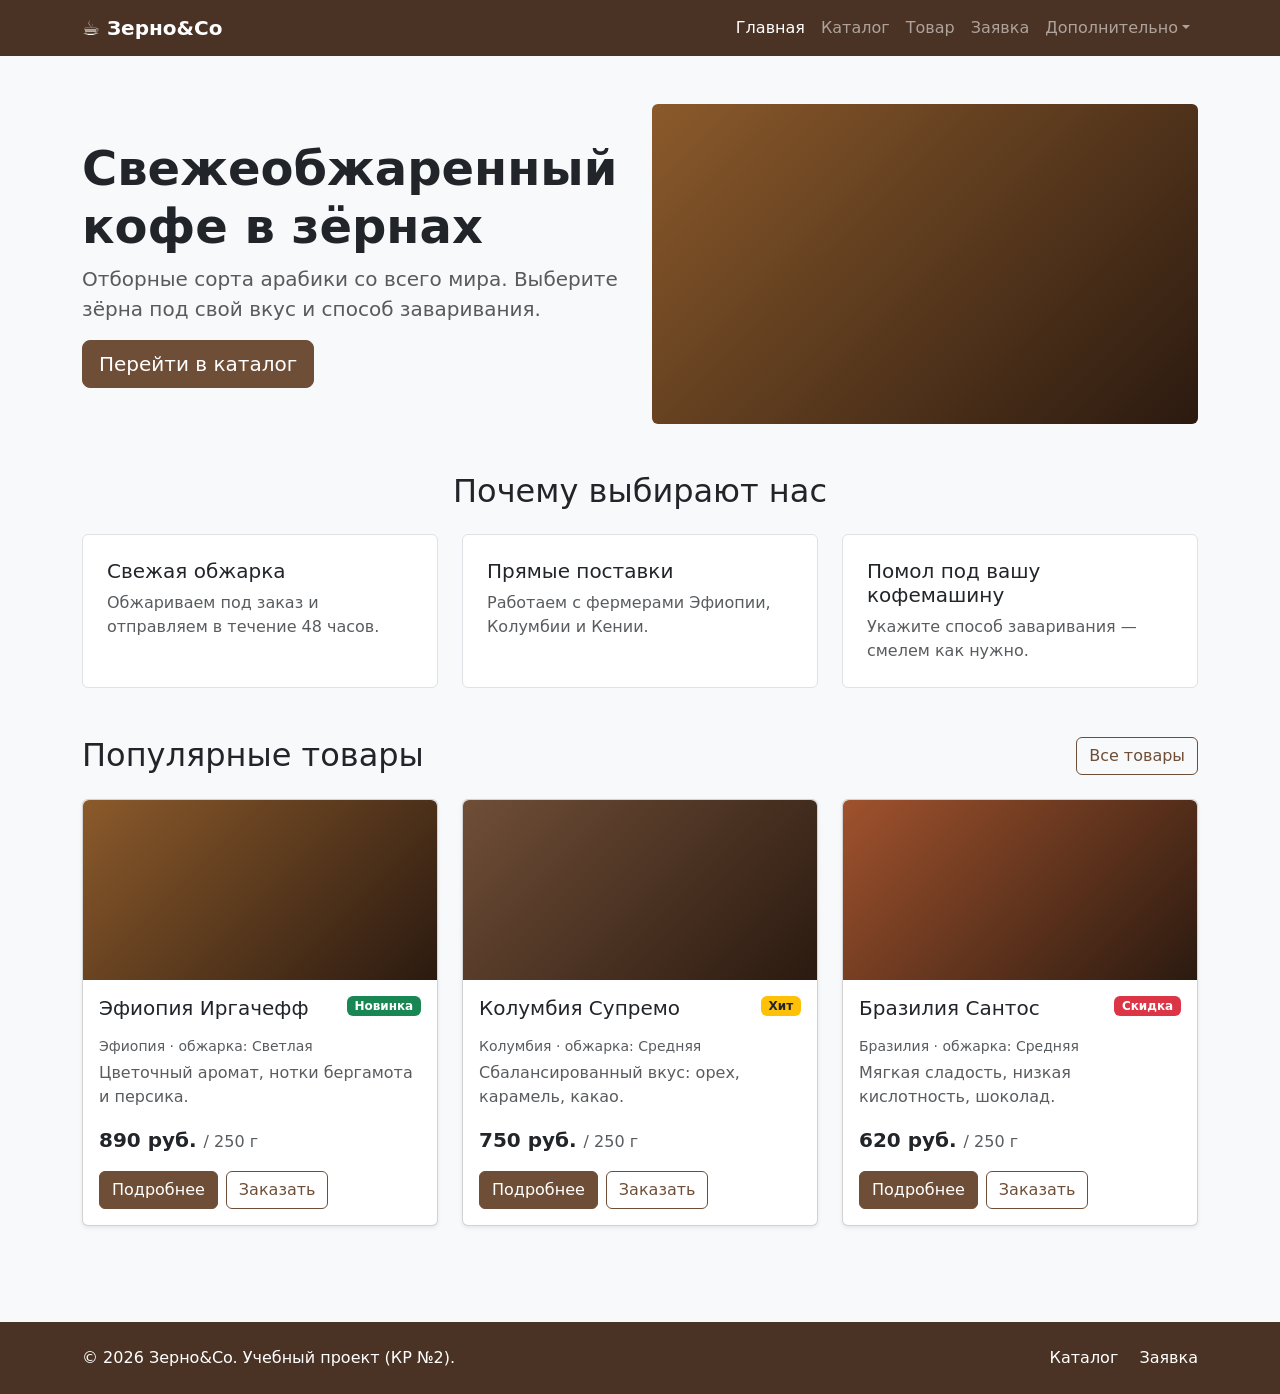
<file: index.html>
<!DOCTYPE html>
<html lang="ru">
<head>
  <meta charset="UTF-8">
  <meta name="viewport" content="width=device-width, initial-scale=1.0">
  <title>Главная — Зерно&Co</title>
  <link href="https://cdn.jsdelivr.net/npm/bootstrap@5.3.8/dist/css/bootstrap.min.css" rel="stylesheet">
  <link rel="stylesheet" href="css/custom.css">
</head>
<body class="bg-light d-flex flex-column min-vh-100">
<nav class="navbar navbar-expand-lg navbar-dark bg-coffee">
  <div class="container">
    <a class="navbar-brand fw-bold" href="index.html">☕ Зерно&amp;Co</a>
    <button class="navbar-toggler" type="button" data-bs-toggle="collapse" data-bs-target="#mainNavbar" aria-controls="mainNavbar" aria-expanded="false" aria-label="Переключить навигацию"><span class="navbar-toggler-icon"></span></button>
    <div class="collapse navbar-collapse" id="mainNavbar">
      <ul class="navbar-nav ms-auto">
<li class="nav-item"><a class="nav-link active" aria-current="page" href="index.html">Главная</a></li>
<li class="nav-item"><a class="nav-link" href="catalog.html">Каталог</a></li>
<li class="nav-item"><a class="nav-link" href="product.html">Товар</a></li>
<li class="nav-item"><a class="nav-link" href="order.html">Заявка</a></li>
        <li class="nav-item dropdown">
          <a class="nav-link dropdown-toggle" href="#" role="button" data-bs-toggle="dropdown" aria-expanded="false">Дополнительно</a>
          <ul class="dropdown-menu">
            <li><a class="dropdown-item" href="catalog.html">Все товары</a></li>
            <li><a class="dropdown-item" href="order.html">Оформить заявку</a></li>
            <li><a class="dropdown-item" href="index.html#popular">Популярное</a></li>
          </ul>
        </li>
      </ul>
    </div>
  </div>
</nav>
<main>
<section class="container my-5">
  <div class="row align-items-center g-4">
    <div class="col-12 col-lg-6">
      <h1 class="display-5 fw-bold">Свежеобжаренный кофе в зёрнах</h1>
      <p class="lead text-muted">Отборные сорта арабики со всего мира. Выберите зёрна под свой вкус и способ заваривания.</p>
      <a class="btn btn-primary btn-lg" href="catalog.html">Перейти в каталог</a>
    </div>
    <div class="col-12 col-lg-6"><div class="bean-img img-hero rounded" role="img" aria-label="Кофейные зёрна"></div></div>
  </div>
</section>
<section class="container my-5">
  <h2 class="text-center mb-4">Почему выбирают нас</h2>
  <div class="row g-4">
    <div class="col-12 col-md-4"><div class="p-4 border rounded h-100 bg-white"><h3 class="h5">Свежая обжарка</h3><p class="mb-0 text-muted">Обжариваем под заказ и отправляем в течение 48 часов.</p></div></div>
    <div class="col-12 col-md-4"><div class="p-4 border rounded h-100 bg-white"><h3 class="h5">Прямые поставки</h3><p class="mb-0 text-muted">Работаем с фермерами Эфиопии, Колумбии и Кении.</p></div></div>
    <div class="col-12 col-md-4"><div class="p-4 border rounded h-100 bg-white"><h3 class="h5">Помол под вашу кофемашину</h3><p class="mb-0 text-muted">Укажите способ заваривания — смелем как нужно.</p></div></div>
  </div>
</section>
<section class="container my-5" id="popular">
  <div class="d-flex justify-content-between align-items-center mb-4">
    <h2 class="mb-0">Популярные товары</h2><a class="btn btn-outline-primary" href="catalog.html">Все товары</a>
  </div>
  <div class="row g-4">
      <div class="col-12 col-md-6 col-lg-4">
        <div class="card h-100 shadow-sm">
          <div class="bean-img img-1" role="img" aria-label="Пачка кофе Эфиопия Иргачефф"></div>
          <div class="card-body d-flex flex-column">
            <div class="d-flex justify-content-between align-items-start mb-2">
              <h2 class="card-title h5">Эфиопия Иргачефф</h2><span class="badge bg-success">Новинка</span>
            </div>
            <p class="small text-muted mb-1">Эфиопия · обжарка: Светлая</p>
            <p class="card-text text-muted">Цветочный аромат, нотки бергамота и персика.</p>
            <p class="fw-bold fs-5 mt-auto">890 руб. <span class="fs-6 fw-normal text-muted">/ 250 г</span></p>
            <div class="d-flex gap-2">
              <a class="btn btn-primary" href="product.html">Подробнее</a>
              <button class="btn btn-outline-primary" type="button" data-bs-toggle="modal" data-bs-target="#orderModal">Заказать</button>
            </div>
          </div>
        </div>
      </div>
      <div class="col-12 col-md-6 col-lg-4">
        <div class="card h-100 shadow-sm">
          <div class="bean-img img-2" role="img" aria-label="Пачка кофе Колумбия Супремо"></div>
          <div class="card-body d-flex flex-column">
            <div class="d-flex justify-content-between align-items-start mb-2">
              <h2 class="card-title h5">Колумбия Супремо</h2><span class="badge bg-warning text-dark">Хит</span>
            </div>
            <p class="small text-muted mb-1">Колумбия · обжарка: Средняя</p>
            <p class="card-text text-muted">Сбалансированный вкус: орех, карамель, какао.</p>
            <p class="fw-bold fs-5 mt-auto">750 руб. <span class="fs-6 fw-normal text-muted">/ 250 г</span></p>
            <div class="d-flex gap-2">
              <a class="btn btn-primary" href="product.html">Подробнее</a>
              <button class="btn btn-outline-primary" type="button" data-bs-toggle="modal" data-bs-target="#orderModal">Заказать</button>
            </div>
          </div>
        </div>
      </div>
      <div class="col-12 col-md-6 col-lg-4">
        <div class="card h-100 shadow-sm">
          <div class="bean-img img-3" role="img" aria-label="Пачка кофе Бразилия Сантос"></div>
          <div class="card-body d-flex flex-column">
            <div class="d-flex justify-content-between align-items-start mb-2">
              <h2 class="card-title h5">Бразилия Сантос</h2><span class="badge bg-danger">Скидка</span>
            </div>
            <p class="small text-muted mb-1">Бразилия · обжарка: Средняя</p>
            <p class="card-text text-muted">Мягкая сладость, низкая кислотность, шоколад.</p>
            <p class="fw-bold fs-5 mt-auto">620 руб. <span class="fs-6 fw-normal text-muted">/ 250 г</span></p>
            <div class="d-flex gap-2">
              <a class="btn btn-primary" href="product.html">Подробнее</a>
              <button class="btn btn-outline-primary" type="button" data-bs-toggle="modal" data-bs-target="#orderModal">Заказать</button>
            </div>
          </div>
        </div>
      </div>
  </div>
</section>
</main>
<footer class="bg-coffee text-white py-4 mt-5">
  <div class="container">
    <div class="row align-items-center g-3">
      <div class="col-12 col-md-6"><p class="mb-0">&copy; 2026 Зерно&amp;Co. Учебный проект (КР №2).</p></div>
      <div class="col-12 col-md-6 text-md-end">
        <a class="text-white text-decoration-none me-3" href="catalog.html">Каталог</a>
        <a class="text-white text-decoration-none" href="order.html">Заявка</a>
      </div>
    </div>
  </div>
</footer>
<script src="https://cdn.jsdelivr.net/npm/bootstrap@5.3.8/dist/js/bootstrap.bundle.min.js"></script>
</body>
</html>
</file>
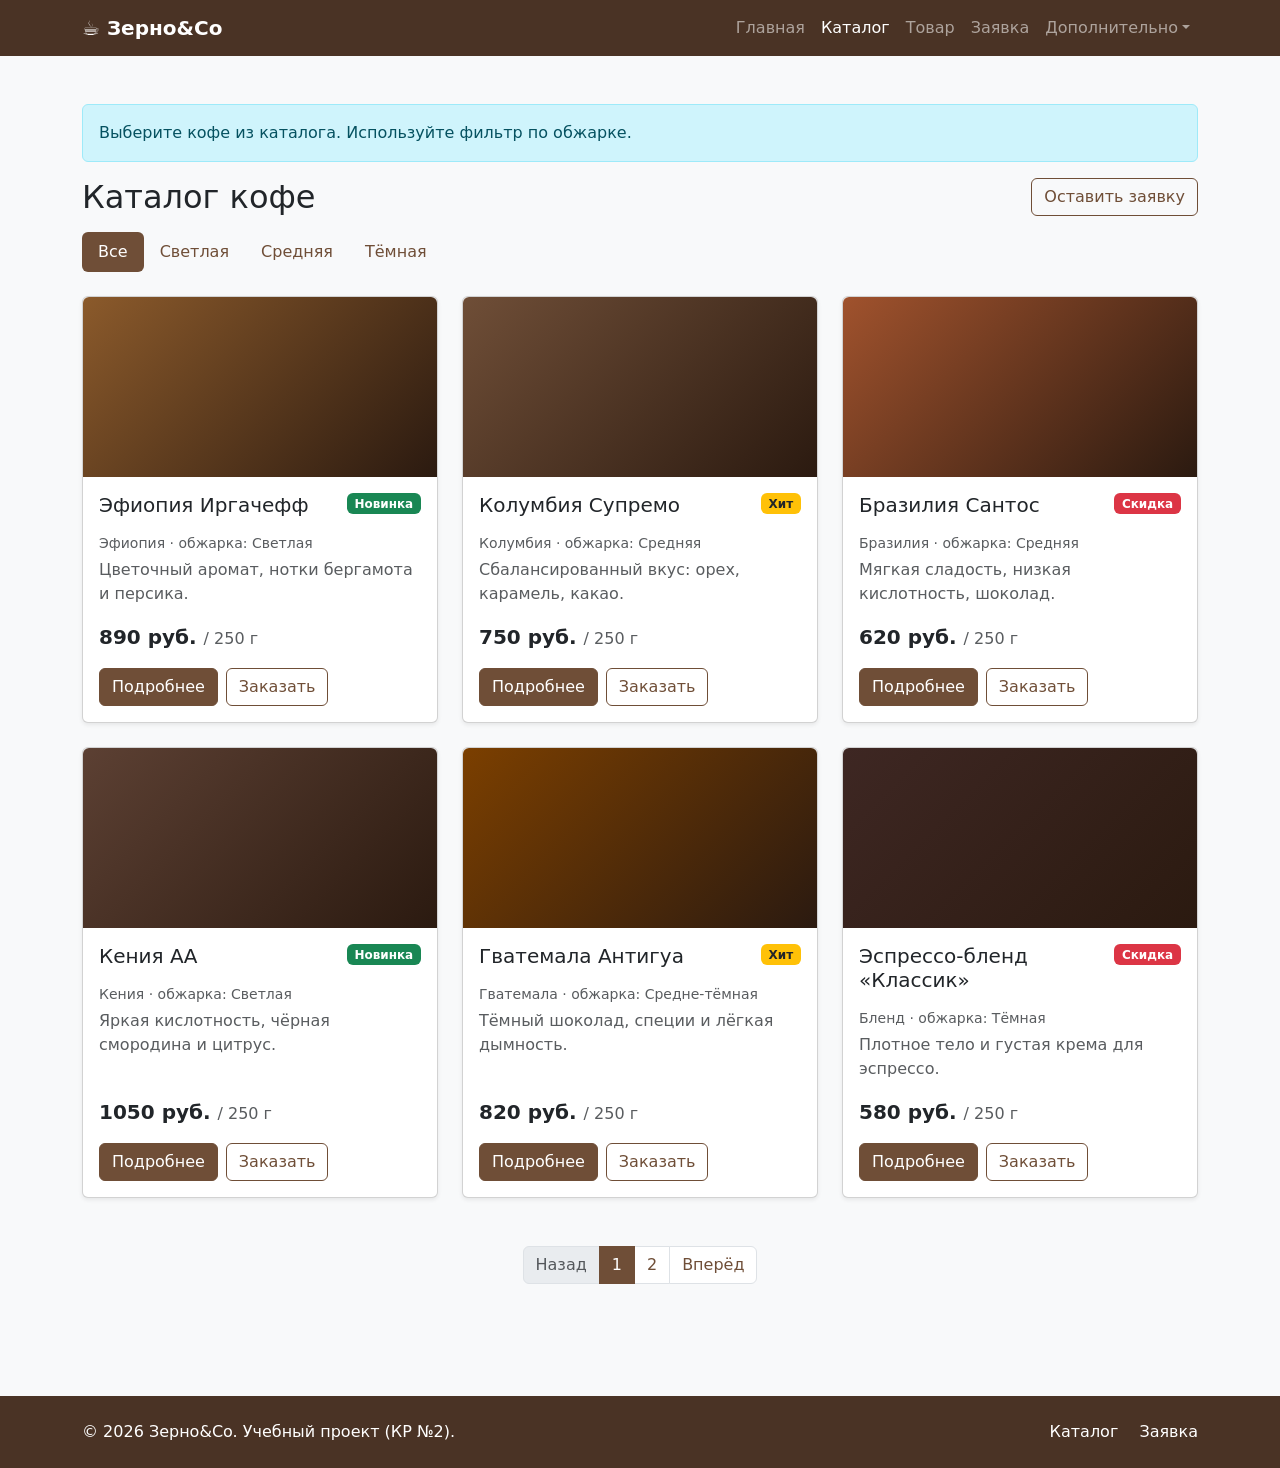
<file: catalog.html>
<!DOCTYPE html>
<html lang="ru">
<head>
  <meta charset="UTF-8">
  <meta name="viewport" content="width=device-width, initial-scale=1.0">
  <title>Каталог — Зерно&Co</title>
  <link href="https://cdn.jsdelivr.net/npm/bootstrap@5.3.8/dist/css/bootstrap.min.css" rel="stylesheet">
  <link rel="stylesheet" href="css/custom.css">
</head>
<body class="bg-light d-flex flex-column min-vh-100">
<nav class="navbar navbar-expand-lg navbar-dark bg-coffee">
  <div class="container">
    <a class="navbar-brand fw-bold" href="index.html">☕ Зерно&amp;Co</a>
    <button class="navbar-toggler" type="button" data-bs-toggle="collapse" data-bs-target="#mainNavbar" aria-controls="mainNavbar" aria-expanded="false" aria-label="Переключить навигацию"><span class="navbar-toggler-icon"></span></button>
    <div class="collapse navbar-collapse" id="mainNavbar">
      <ul class="navbar-nav ms-auto">
<li class="nav-item"><a class="nav-link" href="index.html">Главная</a></li>
<li class="nav-item"><a class="nav-link active" aria-current="page" href="catalog.html">Каталог</a></li>
<li class="nav-item"><a class="nav-link" href="product.html">Товар</a></li>
<li class="nav-item"><a class="nav-link" href="order.html">Заявка</a></li>
        <li class="nav-item dropdown">
          <a class="nav-link dropdown-toggle" href="#" role="button" data-bs-toggle="dropdown" aria-expanded="false">Дополнительно</a>
          <ul class="dropdown-menu">
            <li><a class="dropdown-item" href="catalog.html">Все товары</a></li>
            <li><a class="dropdown-item" href="order.html">Оформить заявку</a></li>
            <li><a class="dropdown-item" href="index.html#popular">Популярное</a></li>
          </ul>
        </li>
      </ul>
    </div>
  </div>
</nav>
<main class="container my-5">
  <div class="alert alert-info" role="alert">Выберите кофе из каталога. Используйте фильтр по обжарке.</div>
  <div class="d-flex justify-content-between align-items-center mb-3">
    <h1 class="h2 mb-0">Каталог кофе</h1><a class="btn btn-outline-primary" href="order.html">Оставить заявку</a>
  </div>
  <ul class="nav nav-pills mb-4" id="roastFilter"><li class="nav-item"><button class="nav-link active" data-roast="Все" type="button">Все</button></li><li class="nav-item"><button class="nav-link" data-roast="Светлая" type="button">Светлая</button></li><li class="nav-item"><button class="nav-link" data-roast="Средняя" type="button">Средняя</button></li><li class="nav-item"><button class="nav-link" data-roast="Тёмная" type="button">Тёмная</button></li></ul>
  <div class="row g-4" id="productGrid">
      <div class="col-12 col-md-6 col-lg-4 product-col" data-roast="Светлая">
        <div class="card h-100 shadow-sm">
          <div class="bean-img img-1" role="img" aria-label="Пачка кофе Эфиопия Иргачефф"></div>
          <div class="card-body d-flex flex-column">
            <div class="d-flex justify-content-between align-items-start mb-2">
              <h2 class="card-title h5">Эфиопия Иргачефф</h2><span class="badge bg-success">Новинка</span>
            </div>
            <p class="small text-muted mb-1">Эфиопия · обжарка: Светлая</p>
            <p class="card-text text-muted">Цветочный аромат, нотки бергамота и персика.</p>
            <p class="fw-bold fs-5 mt-auto">890 руб. <span class="fs-6 fw-normal text-muted">/ 250 г</span></p>
            <div class="d-flex gap-2">
              <a class="btn btn-primary" href="product.html">Подробнее</a>
              <button class="btn btn-outline-primary" type="button" data-bs-toggle="modal" data-bs-target="#orderModal">Заказать</button>
            </div>
          </div>
        </div>
      </div>
      <div class="col-12 col-md-6 col-lg-4 product-col" data-roast="Средняя">
        <div class="card h-100 shadow-sm">
          <div class="bean-img img-2" role="img" aria-label="Пачка кофе Колумбия Супремо"></div>
          <div class="card-body d-flex flex-column">
            <div class="d-flex justify-content-between align-items-start mb-2">
              <h2 class="card-title h5">Колумбия Супремо</h2><span class="badge bg-warning text-dark">Хит</span>
            </div>
            <p class="small text-muted mb-1">Колумбия · обжарка: Средняя</p>
            <p class="card-text text-muted">Сбалансированный вкус: орех, карамель, какао.</p>
            <p class="fw-bold fs-5 mt-auto">750 руб. <span class="fs-6 fw-normal text-muted">/ 250 г</span></p>
            <div class="d-flex gap-2">
              <a class="btn btn-primary" href="product.html">Подробнее</a>
              <button class="btn btn-outline-primary" type="button" data-bs-toggle="modal" data-bs-target="#orderModal">Заказать</button>
            </div>
          </div>
        </div>
      </div>
      <div class="col-12 col-md-6 col-lg-4 product-col" data-roast="Средняя">
        <div class="card h-100 shadow-sm">
          <div class="bean-img img-3" role="img" aria-label="Пачка кофе Бразилия Сантос"></div>
          <div class="card-body d-flex flex-column">
            <div class="d-flex justify-content-between align-items-start mb-2">
              <h2 class="card-title h5">Бразилия Сантос</h2><span class="badge bg-danger">Скидка</span>
            </div>
            <p class="small text-muted mb-1">Бразилия · обжарка: Средняя</p>
            <p class="card-text text-muted">Мягкая сладость, низкая кислотность, шоколад.</p>
            <p class="fw-bold fs-5 mt-auto">620 руб. <span class="fs-6 fw-normal text-muted">/ 250 г</span></p>
            <div class="d-flex gap-2">
              <a class="btn btn-primary" href="product.html">Подробнее</a>
              <button class="btn btn-outline-primary" type="button" data-bs-toggle="modal" data-bs-target="#orderModal">Заказать</button>
            </div>
          </div>
        </div>
      </div>
      <div class="col-12 col-md-6 col-lg-4 product-col" data-roast="Светлая">
        <div class="card h-100 shadow-sm">
          <div class="bean-img img-4" role="img" aria-label="Пачка кофе Кения АА"></div>
          <div class="card-body d-flex flex-column">
            <div class="d-flex justify-content-between align-items-start mb-2">
              <h2 class="card-title h5">Кения АА</h2><span class="badge bg-success">Новинка</span>
            </div>
            <p class="small text-muted mb-1">Кения · обжарка: Светлая</p>
            <p class="card-text text-muted">Яркая кислотность, чёрная смородина и цитрус.</p>
            <p class="fw-bold fs-5 mt-auto">1050 руб. <span class="fs-6 fw-normal text-muted">/ 250 г</span></p>
            <div class="d-flex gap-2">
              <a class="btn btn-primary" href="product.html">Подробнее</a>
              <button class="btn btn-outline-primary" type="button" data-bs-toggle="modal" data-bs-target="#orderModal">Заказать</button>
            </div>
          </div>
        </div>
      </div>
      <div class="col-12 col-md-6 col-lg-4 product-col" data-roast="Средне">
        <div class="card h-100 shadow-sm">
          <div class="bean-img img-5" role="img" aria-label="Пачка кофе Гватемала Антигуа"></div>
          <div class="card-body d-flex flex-column">
            <div class="d-flex justify-content-between align-items-start mb-2">
              <h2 class="card-title h5">Гватемала Антигуа</h2><span class="badge bg-warning text-dark">Хит</span>
            </div>
            <p class="small text-muted mb-1">Гватемала · обжарка: Средне-тёмная</p>
            <p class="card-text text-muted">Тёмный шоколад, специи и лёгкая дымность.</p>
            <p class="fw-bold fs-5 mt-auto">820 руб. <span class="fs-6 fw-normal text-muted">/ 250 г</span></p>
            <div class="d-flex gap-2">
              <a class="btn btn-primary" href="product.html">Подробнее</a>
              <button class="btn btn-outline-primary" type="button" data-bs-toggle="modal" data-bs-target="#orderModal">Заказать</button>
            </div>
          </div>
        </div>
      </div>
      <div class="col-12 col-md-6 col-lg-4 product-col" data-roast="Тёмная">
        <div class="card h-100 shadow-sm">
          <div class="bean-img img-6" role="img" aria-label="Пачка кофе Эспрессо-бленд «Классик»"></div>
          <div class="card-body d-flex flex-column">
            <div class="d-flex justify-content-between align-items-start mb-2">
              <h2 class="card-title h5">Эспрессо-бленд «Классик»</h2><span class="badge bg-danger">Скидка</span>
            </div>
            <p class="small text-muted mb-1">Бленд · обжарка: Тёмная</p>
            <p class="card-text text-muted">Плотное тело и густая крема для эспрессо.</p>
            <p class="fw-bold fs-5 mt-auto">580 руб. <span class="fs-6 fw-normal text-muted">/ 250 г</span></p>
            <div class="d-flex gap-2">
              <a class="btn btn-primary" href="product.html">Подробнее</a>
              <button class="btn btn-outline-primary" type="button" data-bs-toggle="modal" data-bs-target="#orderModal">Заказать</button>
            </div>
          </div>
        </div>
      </div>
  </div>
  <nav class="mt-5" aria-label="Страницы каталога">
    <ul class="pagination justify-content-center">
      <li class="page-item disabled"><span class="page-link">Назад</span></li>
      <li class="page-item active" aria-current="page"><span class="page-link">1</span></li>
      <li class="page-item"><a class="page-link" href="#">2</a></li>
      <li class="page-item"><a class="page-link" href="#">Вперёд</a></li>
    </ul>
  </nav>
</main>
<div class="modal fade" id="orderModal" tabindex="-1" aria-labelledby="orderModalLabel" aria-hidden="true">
  <div class="modal-dialog"><div class="modal-content">
    <div class="modal-header"><h2 class="modal-title h5" id="orderModalLabel">Быстрая заявка</h2>
      <button type="button" class="btn-close" data-bs-dismiss="modal" aria-label="Закрыть"></button></div>
    <form>
      <div class="modal-body">
        <p class="text-muted">Оставьте контакты, и менеджер свяжется с вами.</p>
        <div class="mb-3"><label for="modal-name" class="form-label">Имя</label><input id="modal-name" name="name" type="text" class="form-control" required></div>
        <div class="mb-3"><label for="modal-phone" class="form-label">Телефон</label><input id="modal-phone" name="phone" type="tel" class="form-control" required></div>
        <div class="form-check"><input id="modal-agree" class="form-check-input" type="checkbox" required><label class="form-check-label" for="modal-agree">Согласен на обработку данных</label></div>
      </div>
      <div class="modal-footer"><button type="button" class="btn btn-secondary" data-bs-dismiss="modal">Закрыть</button><button type="submit" class="btn btn-primary">Отправить</button></div>
    </form>
  </div></div>
</div>
<footer class="bg-coffee text-white py-4 mt-5">
  <div class="container">
    <div class="row align-items-center g-3">
      <div class="col-12 col-md-6"><p class="mb-0">&copy; 2026 Зерно&amp;Co. Учебный проект (КР №2).</p></div>
      <div class="col-12 col-md-6 text-md-end">
        <a class="text-white text-decoration-none me-3" href="catalog.html">Каталог</a>
        <a class="text-white text-decoration-none" href="order.html">Заявка</a>
      </div>
    </div>
  </div>
</footer>
<script src="https://cdn.jsdelivr.net/npm/bootstrap@5.3.8/dist/js/bootstrap.bundle.min.js"></script>
<script>
document.querySelectorAll('#roastFilter button').forEach(function (btn) {
  btn.addEventListener('click', function () {
    document.querySelectorAll('#roastFilter button').forEach(function (b) { b.classList.remove('active'); });
    btn.classList.add('active');
    var roast = btn.dataset.roast;
    document.querySelectorAll('.product-col').forEach(function (col) {
      col.classList.toggle('d-none', roast !== 'Все' && col.dataset.roast !== roast);
    });
  });
});
</script>
</body>
</html>
</file>
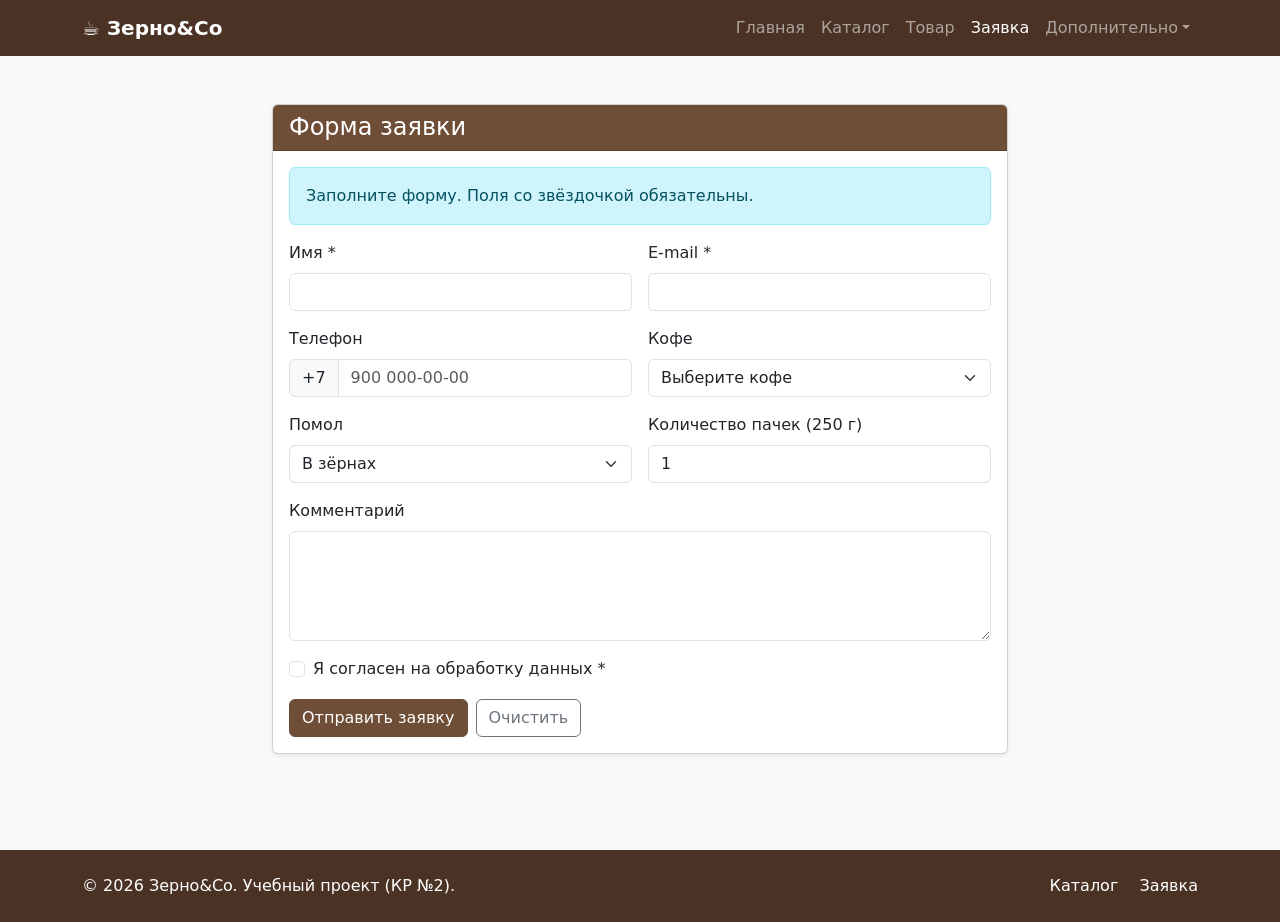
<file: order.html>
<!DOCTYPE html>
<html lang="ru">
<head>
  <meta charset="UTF-8">
  <meta name="viewport" content="width=device-width, initial-scale=1.0">
  <title>Заявка — Зерно&Co</title>
  <link href="https://cdn.jsdelivr.net/npm/bootstrap@5.3.8/dist/css/bootstrap.min.css" rel="stylesheet">
  <link rel="stylesheet" href="css/custom.css">
</head>
<body class="bg-light d-flex flex-column min-vh-100">
<nav class="navbar navbar-expand-lg navbar-dark bg-coffee">
  <div class="container">
    <a class="navbar-brand fw-bold" href="index.html">☕ Зерно&amp;Co</a>
    <button class="navbar-toggler" type="button" data-bs-toggle="collapse" data-bs-target="#mainNavbar" aria-controls="mainNavbar" aria-expanded="false" aria-label="Переключить навигацию"><span class="navbar-toggler-icon"></span></button>
    <div class="collapse navbar-collapse" id="mainNavbar">
      <ul class="navbar-nav ms-auto">
<li class="nav-item"><a class="nav-link" href="index.html">Главная</a></li>
<li class="nav-item"><a class="nav-link" href="catalog.html">Каталог</a></li>
<li class="nav-item"><a class="nav-link" href="product.html">Товар</a></li>
<li class="nav-item"><a class="nav-link active" aria-current="page" href="order.html">Заявка</a></li>
        <li class="nav-item dropdown">
          <a class="nav-link dropdown-toggle" href="#" role="button" data-bs-toggle="dropdown" aria-expanded="false">Дополнительно</a>
          <ul class="dropdown-menu">
            <li><a class="dropdown-item" href="catalog.html">Все товары</a></li>
            <li><a class="dropdown-item" href="order.html">Оформить заявку</a></li>
            <li><a class="dropdown-item" href="index.html#popular">Популярное</a></li>
          </ul>
        </li>
      </ul>
    </div>
  </div>
</nav>
<main class="container my-5">
  <div class="row justify-content-center"><div class="col-12 col-lg-8">
    <div class="card shadow-sm">
      <div class="card-header bg-primary text-white"><h1 class="h4 mb-0">Форма заявки</h1></div>
      <div class="card-body">
        <div class="alert alert-info" role="alert">Заполните форму. Поля со звёздочкой обязательны.</div>
        <form id="orderForm" novalidate><div class="row g-3">
          <div class="col-12 col-md-6"><label for="order-name" class="form-label">Имя *</label><input id="order-name" name="name" type="text" class="form-control" required><div class="invalid-feedback">Укажите имя.</div></div>
          <div class="col-12 col-md-6"><label for="order-email" class="form-label">E-mail *</label><input id="order-email" name="email" type="email" class="form-control" required><div class="invalid-feedback">Введите корректный e-mail.</div></div>
          <div class="col-12 col-md-6"><label for="order-phone" class="form-label">Телефон</label><div class="input-group"><span class="input-group-text">+7</span><input id="order-phone" name="phone" type="tel" class="form-control" placeholder="900 000-00-00"></div></div>
          <div class="col-12 col-md-6"><label for="order-product" class="form-label">Кофе</label><select id="order-product" name="product" class="form-select"><option value="">Выберите кофе</option><option value="product-1">Эфиопия Иргачефф</option><option value="product-2">Колумбия Супремо</option><option value="product-3">Бразилия Сантос</option><option value="product-4">Кения АА</option><option value="product-5">Гватемала Антигуа</option><option value="product-6">Эспрессо-бленд «Классик»</option></select></div>
          <div class="col-12 col-md-6"><label for="order-grind" class="form-label">Помол</label><select id="order-grind" name="grind" class="form-select"><option>В зёрнах</option><option>Для эспрессо</option><option>Для воронки</option><option>Для турки</option></select></div>
          <div class="col-12 col-md-6"><label for="order-qty" class="form-label">Количество пачек (250 г)</label><input id="order-qty" name="qty" type="number" min="1" max="20" value="1" class="form-control"></div>
          <div class="col-12"><label for="order-comment" class="form-label">Комментарий</label><textarea id="order-comment" name="comment" class="form-control" rows="4"></textarea></div>
          <div class="col-12"><div class="form-check"><input id="order-agree" class="form-check-input" type="checkbox" required><label class="form-check-label" for="order-agree">Я согласен на обработку данных *</label></div></div>
          <div class="col-12 d-flex gap-2"><button class="btn btn-primary" type="submit">Отправить заявку</button><button class="btn btn-outline-secondary" type="reset">Очистить</button></div>
        </div></form>
      </div>
    </div>
  </div></div>
  <div class="toast-container position-fixed bottom-0 end-0 p-3">
    <div id="orderToast" class="toast text-bg-success" role="status" aria-live="polite" aria-atomic="true">
      <div class="d-flex"><div class="toast-body">Заявка подготовлена! Мы свяжемся с вами.</div><button type="button" class="btn-close btn-close-white me-2 m-auto" data-bs-dismiss="toast" aria-label="Закрыть"></button></div>
    </div>
  </div>
</main>
<footer class="bg-coffee text-white py-4 mt-5">
  <div class="container">
    <div class="row align-items-center g-3">
      <div class="col-12 col-md-6"><p class="mb-0">&copy; 2026 Зерно&amp;Co. Учебный проект (КР №2).</p></div>
      <div class="col-12 col-md-6 text-md-end">
        <a class="text-white text-decoration-none me-3" href="catalog.html">Каталог</a>
        <a class="text-white text-decoration-none" href="order.html">Заявка</a>
      </div>
    </div>
  </div>
</footer>
<script src="https://cdn.jsdelivr.net/npm/bootstrap@5.3.8/dist/js/bootstrap.bundle.min.js"></script>
<script>
var form = document.getElementById('orderForm');
var pre = new URLSearchParams(location.search).get('product');
if (pre) { document.getElementById('order-product').value = pre; }
form.addEventListener('submit', function (e) {
  e.preventDefault();
  form.classList.add('was-validated');
  if (!form.checkValidity()) { return; }
  bootstrap.Toast.getOrCreateInstance(document.getElementById('orderToast')).show();
  form.reset();
  form.classList.remove('was-validated');
});
</script>
</body>
</html>
</file>
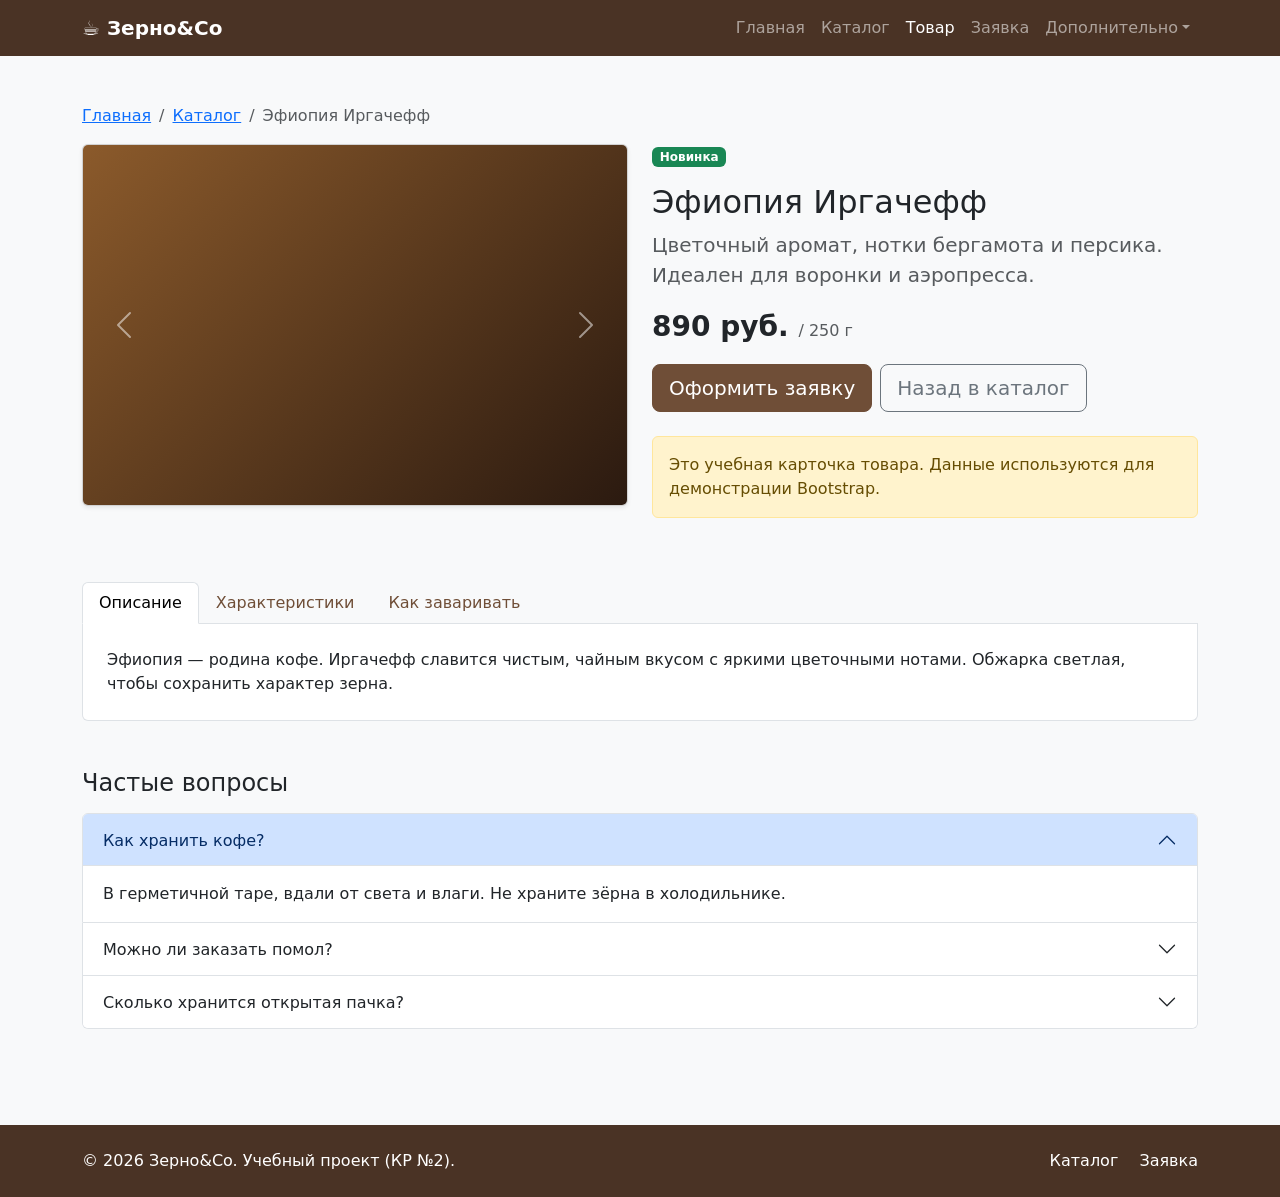
<file: product.html>
<!DOCTYPE html>
<html lang="ru">
<head>
  <meta charset="UTF-8">
  <meta name="viewport" content="width=device-width, initial-scale=1.0">
  <title>Эфиопия Иргачефф — Зерно&Co</title>
  <link href="https://cdn.jsdelivr.net/npm/bootstrap@5.3.8/dist/css/bootstrap.min.css" rel="stylesheet">
  <link rel="stylesheet" href="css/custom.css">
</head>
<body class="bg-light d-flex flex-column min-vh-100">
<nav class="navbar navbar-expand-lg navbar-dark bg-coffee">
  <div class="container">
    <a class="navbar-brand fw-bold" href="index.html">☕ Зерно&amp;Co</a>
    <button class="navbar-toggler" type="button" data-bs-toggle="collapse" data-bs-target="#mainNavbar" aria-controls="mainNavbar" aria-expanded="false" aria-label="Переключить навигацию"><span class="navbar-toggler-icon"></span></button>
    <div class="collapse navbar-collapse" id="mainNavbar">
      <ul class="navbar-nav ms-auto">
<li class="nav-item"><a class="nav-link" href="index.html">Главная</a></li>
<li class="nav-item"><a class="nav-link" href="catalog.html">Каталог</a></li>
<li class="nav-item"><a class="nav-link active" aria-current="page" href="product.html">Товар</a></li>
<li class="nav-item"><a class="nav-link" href="order.html">Заявка</a></li>
        <li class="nav-item dropdown">
          <a class="nav-link dropdown-toggle" href="#" role="button" data-bs-toggle="dropdown" aria-expanded="false">Дополнительно</a>
          <ul class="dropdown-menu">
            <li><a class="dropdown-item" href="catalog.html">Все товары</a></li>
            <li><a class="dropdown-item" href="order.html">Оформить заявку</a></li>
            <li><a class="dropdown-item" href="index.html#popular">Популярное</a></li>
          </ul>
        </li>
      </ul>
    </div>
  </div>
</nav>
<main class="container my-5">
  <nav aria-label="breadcrumb"><ol class="breadcrumb">
    <li class="breadcrumb-item"><a href="index.html">Главная</a></li>
    <li class="breadcrumb-item"><a href="catalog.html">Каталог</a></li>
    <li class="breadcrumb-item active" aria-current="page">Эфиопия Иргачефф</li></ol></nav>
  <div class="row g-4">
    <div class="col-12 col-lg-6">
      <div id="productCarousel" class="carousel slide card shadow-sm overflow-hidden" data-bs-ride="carousel">
        <div class="carousel-inner"><div class="carousel-item active"><div class="bean-img img-1 big" role="img" aria-label="Фото 1"></div></div><div class="carousel-item"><div class="bean-img img-2 big" role="img" aria-label="Фото 2"></div></div><div class="carousel-item"><div class="bean-img img-3 big" role="img" aria-label="Фото 3"></div></div></div>
        <button class="carousel-control-prev" type="button" data-bs-target="#productCarousel" data-bs-slide="prev"><span class="carousel-control-prev-icon" aria-hidden="true"></span><span class="visually-hidden">Назад</span></button>
        <button class="carousel-control-next" type="button" data-bs-target="#productCarousel" data-bs-slide="next"><span class="carousel-control-next-icon" aria-hidden="true"></span><span class="visually-hidden">Вперёд</span></button>
      </div>
    </div>
    <div class="col-12 col-lg-6">
      <span class="badge bg-success mb-3">Новинка</span>
      <h1 class="h2">Эфиопия Иргачефф</h1>
      <p class="lead text-muted">Цветочный аромат, нотки бергамота и персика. Идеален для воронки и аэропресса.</p>
      <p class="fs-3 fw-bold">890 руб. <span class="fs-6 fw-normal text-muted">/ 250 г</span></p>
      <div class="d-flex flex-wrap gap-2 mb-4">
        <a class="btn btn-primary btn-lg" href="order.html?product=product-1">Оформить заявку</a>
        <a class="btn btn-outline-secondary btn-lg" href="catalog.html">Назад в каталог</a>
      </div>
      <div class="alert alert-warning" role="alert">Это учебная карточка товара. Данные используются для демонстрации Bootstrap.</div>
    </div>
  </div>
  <section class="mt-5">
    <ul class="nav nav-tabs" role="tablist">
      <li class="nav-item" role="presentation"><button class="nav-link active" data-bs-toggle="tab" data-bs-target="#tab-desc" type="button" role="tab" aria-controls="tab-desc" aria-selected="true">Описание</button></li>
      <li class="nav-item" role="presentation"><button class="nav-link" data-bs-toggle="tab" data-bs-target="#tab-spec" type="button" role="tab" aria-controls="tab-spec" aria-selected="false">Характеристики</button></li>
      <li class="nav-item" role="presentation"><button class="nav-link" data-bs-toggle="tab" data-bs-target="#tab-brew" type="button" role="tab" aria-controls="tab-brew" aria-selected="false">Как заваривать</button></li>
    </ul>
    <div class="tab-content bg-white border border-top-0 rounded-bottom p-4">
      <div class="tab-pane fade show active" id="tab-desc" role="tabpanel"><p class="mb-0">Эфиопия — родина кофе. Иргачефф славится чистым, чайным вкусом с яркими цветочными нотами. Обжарка светлая, чтобы сохранить характер зерна.</p></div>
      <div class="tab-pane fade" id="tab-spec" role="tabpanel"><div class="table-responsive"><table class="table table-striped table-bordered align-middle mb-0"><tbody><tr><th scope="row">Страна</th><td>Эфиопия, регион Иргачефф</td></tr><tr><th scope="row">Обжарка</th><td>Светлая</td></tr><tr><th scope="row">Сорт</th><td>100% арабика</td></tr><tr><th scope="row">Вес пачки</th><td>250 г</td></tr><tr><th scope="row">Цена</th><td>890 руб.</td></tr><tr><th scope="row">Наличие</th><td>В наличии</td></tr></tbody></table></div></div>
      <div class="tab-pane fade" id="tab-brew" role="tabpanel"><p class="mb-0">Воронка: 15 г кофе на 250 мл воды 92–94 °C, помол средний, время 2:30–3:00.</p></div>
    </div>
  </section>
  <section class="mt-5"><h2 class="h4 mb-3">Частые вопросы</h2><div class="accordion" id="faqAccordion"><div class="accordion-item"><h3 class="accordion-header"><button class="accordion-button" type="button" data-bs-toggle="collapse" data-bs-target="#faq0" aria-expanded="true" aria-controls="faq0">Как хранить кофе?</button></h3>
<div id="faq0" class="accordion-collapse collapse show" data-bs-parent="#faqAccordion"><div class="accordion-body">В герметичной таре, вдали от света и влаги. Не храните зёрна в холодильнике.</div></div></div>
<div class="accordion-item"><h3 class="accordion-header"><button class="accordion-button collapsed" type="button" data-bs-toggle="collapse" data-bs-target="#faq1" aria-expanded="false" aria-controls="faq1">Можно ли заказать помол?</button></h3>
<div id="faq1" class="accordion-collapse collapse" data-bs-parent="#faqAccordion"><div class="accordion-body">Да, в заявке укажите способ заваривания — мы смелем зёрна.</div></div></div>
<div class="accordion-item"><h3 class="accordion-header"><button class="accordion-button collapsed" type="button" data-bs-toggle="collapse" data-bs-target="#faq2" aria-expanded="false" aria-controls="faq2">Сколько хранится открытая пачка?</button></h3>
<div id="faq2" class="accordion-collapse collapse" data-bs-parent="#faqAccordion"><div class="accordion-body">Лучший вкус сохраняется 3–4 недели после вскрытия.</div></div></div>
</div></section>
</main>
<footer class="bg-coffee text-white py-4 mt-5">
  <div class="container">
    <div class="row align-items-center g-3">
      <div class="col-12 col-md-6"><p class="mb-0">&copy; 2026 Зерно&amp;Co. Учебный проект (КР №2).</p></div>
      <div class="col-12 col-md-6 text-md-end">
        <a class="text-white text-decoration-none me-3" href="catalog.html">Каталог</a>
        <a class="text-white text-decoration-none" href="order.html">Заявка</a>
      </div>
    </div>
  </div>
</footer>
<script src="https://cdn.jsdelivr.net/npm/bootstrap@5.3.8/dist/js/bootstrap.bundle.min.js"></script>
</body>
</html>
</file>
<file: css/custom.css>
/* Минимальные доработки поверх Bootstrap (подключается ПОСЛЕ него) */
:root { --coffee: #6f4e37; --coffee-dark: #4a3325; --bs-primary: #6f4e37; --bs-primary-rgb: 111, 78, 55; --bs-link-color: #6f4e37; --bs-link-hover-color: #4a3325; }
.bg-coffee { background-color: var(--coffee-dark); }
.btn-primary { --bs-btn-bg: var(--coffee); --bs-btn-border-color: var(--coffee); --bs-btn-hover-bg: var(--coffee-dark); --bs-btn-hover-border-color: var(--coffee-dark); --bs-btn-active-bg: #3a281d; --bs-btn-active-border-color: #3a281d; --bs-btn-disabled-bg: var(--coffee); --bs-btn-disabled-border-color: var(--coffee); }
.btn-outline-primary { --bs-btn-color: var(--coffee); --bs-btn-border-color: var(--coffee); --bs-btn-hover-bg: var(--coffee); --bs-btn-hover-border-color: var(--coffee); --bs-btn-active-bg: var(--coffee-dark); --bs-btn-active-border-color: var(--coffee-dark); }
.nav-pills { --bs-nav-pills-link-active-bg: var(--coffee); }
.pagination { --bs-pagination-active-bg: var(--coffee); --bs-pagination-active-border-color: var(--coffee); --bs-pagination-color: var(--coffee); }
.bean-img { height: 180px; background: linear-gradient(135deg, var(--c1, #6f4e37), #2b1a10); border-radius: .375rem .375rem 0 0; }
.bean-img.big { height: 360px; border-radius: 0; }
.bean-img.img-hero { height: 320px; border-radius: .5rem; --c1: #8b5a2b; }
a:focus-visible, button:focus-visible, .form-control:focus-visible { outline: 3px solid #ffbf47; outline-offset: 2px; }
.img-1 { --c1: #8b5a2b; }
.img-2 { --c1: #6f4e37; }
.img-3 { --c1: #a0522d; }
.img-4 { --c1: #5c4033; }
.img-5 { --c1: #7b3f00; }
.img-6 { --c1: #3e2723; }
</file>
